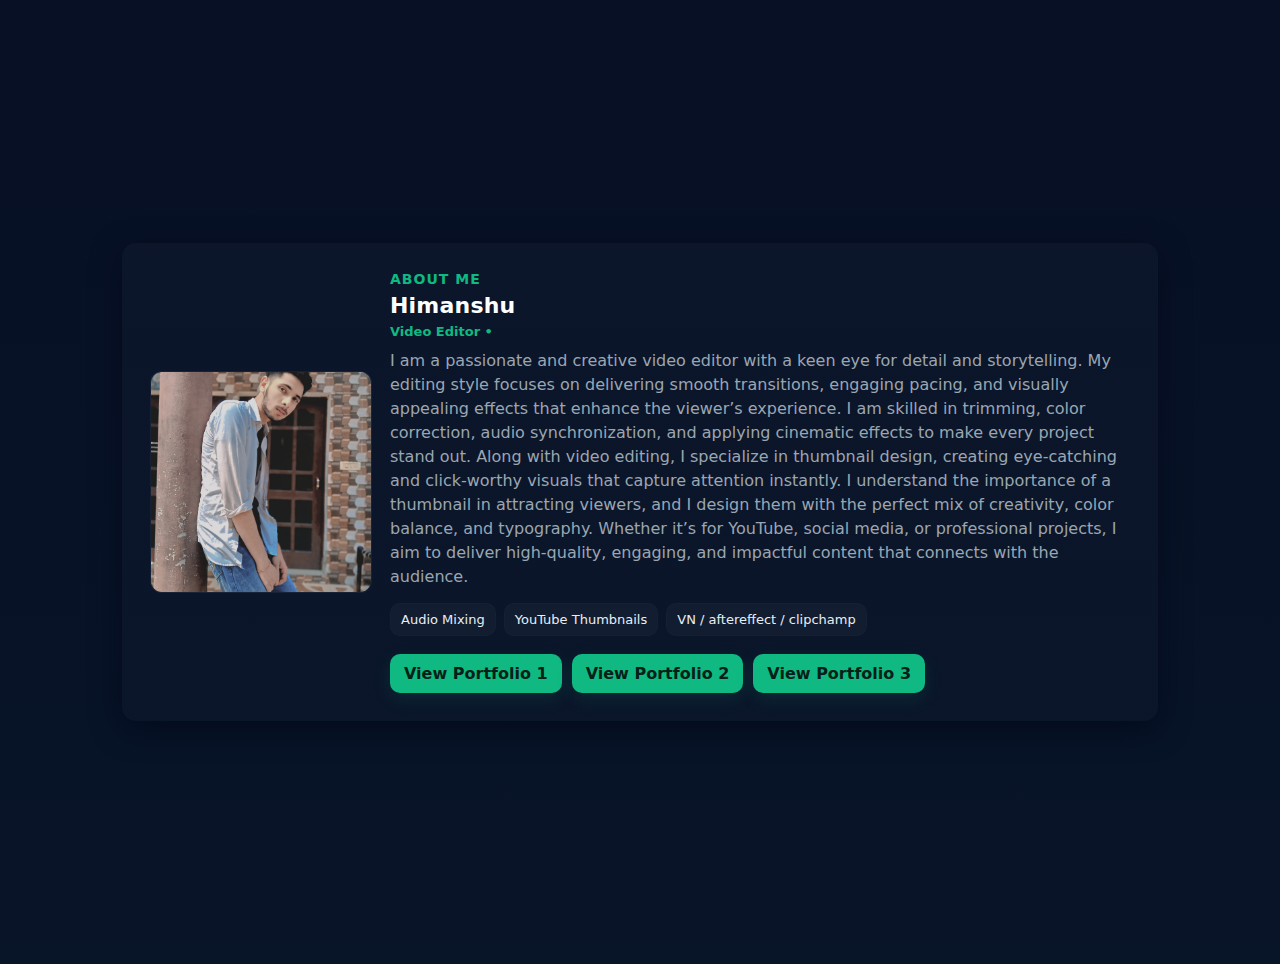
<file: aboutus.html>
<!doctype html>
<html lang="en">

<head>
  <title>About - Himanshu</title>
  <link rel="stylesheet" href= "/about.css">
</head>

<body>
  <article class="about-card" aria-label="About Himanshu - Video editor">
    <div class="avatar" aria-hidden="true">
      <img src="/1744698037241.jpg" alt="Himanshu - profile photo">
    </div>

    <div>
      <header class="header">
        <h2 class="about-header">About Me</h2>
         <h1>Himanshu</h1>
        <div class="role">Video Editor • </div>
      </header>

      <p class="bio">
      I am a passionate and creative video editor with a keen eye for detail and storytelling. My editing style focuses on delivering smooth transitions, engaging pacing, and visually appealing effects that enhance the viewer’s experience. I am skilled in trimming, color correction, audio synchronization, and applying cinematic effects to make every project stand out.

Along with video editing, I specialize in thumbnail design, creating eye-catching and click-worthy visuals that capture attention instantly. I understand the importance of a thumbnail in attracting viewers, and I design them with the perfect mix of creativity, color balance, and typography.

Whether it’s for YouTube, social media, or professional projects, I aim to deliver high-quality, engaging, and impactful content that connects with the audience.
      </p>

      <div class="skills">
        <span class="skill">Audio Mixing</span>
        <span class="skill">YouTube Thumbnails</span>
        <span class="skill">VN / aftereffect / clipchamp </span>
      </div>

      <div class="actions">
        <!-- Update links -->
        <a class="btn" href="https://drive.google.com/file/d/1ZaqU_3yoqh8ZTVi_IVQqw3LAOrZzieZR/view?usp=sharing"
          target="_blank" rel="noopener">View Portfolio 1</a>
        <a class="btn" href="https://drive.google.com/file/d/19Qbcunn_yS44CdldB5W-K4InKAH5Q9AW/view?usp=sharing"
          target="_blank" rel="noopener">View Portfolio 2</a>
           <a class="btn" href="https://drive.google.com/file/d/1KSnO-QWsnJj7BdTyRsGfmIoEx5dqSZht/view?usp=sharing"
          target="_blank" rel="noopener">View Portfolio 3</a>
      </div>
    </div>
  </article>
</body>


</html>
</file>
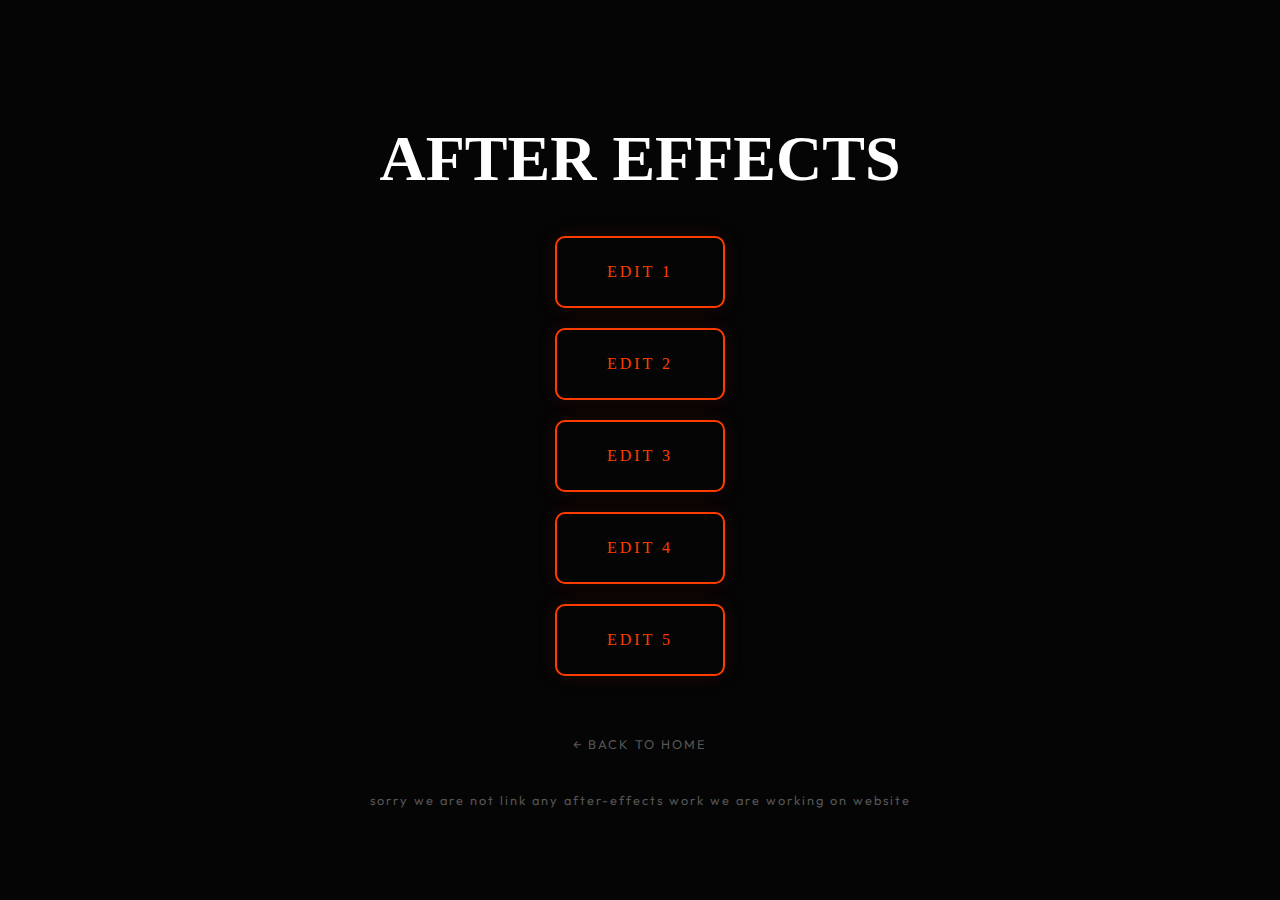
<file: ae.html>
<!DOCTYPE html>
<html lang="en">
<head>
    <meta charset="UTF-8">
    <meta name="viewport" content="width=device-width, initial-scale=1.0">
    <title>HIMANSHU | After Effects Work</title>
    <link href="https://fonts.googleapis.com/css2?family=Syncopate:wght@700&family=Outfit:wght@300;600&display=swap" rel="stylesheet">
    <style>
        :root { --bg: #050505; --accent: #ff3c00; }
        body { background: var(--bg); color: #fff; font-family: 'Outfit', sans-serif; text-align: center; margin: 0; display: flex; align-items: center; justify-content: center; min-height: 100vh; }
        .content { padding: 20px; width: 100%; }
        h1 { font-family: 'Syncopate'; font-size: clamp(2rem, 10vw, 4rem); margin-bottom: 40px; }
        
        /* EPIC BUTTON INSTEAD OF BOX */
        .work-link-btn {
            display: inline-block;
            padding: 25px 50px;
            background: transparent;
            border: 2px solid var(--accent);
            color: var(--accent);
            text-decoration: none;
            font-family: 'Syncopate';
            font-size: 1rem;
            letter-spacing: 3px;
            border-radius: 10px;
            transition: 0.4s;
            box-shadow: 0 0 20px rgba(255, 60, 0, 0.1);
        }
        .work-link-btn:hover {
            background: var(--accent);
            color: #fff;
            box-shadow: 0 0 40px rgba(255, 60, 0, 0.4);
            transform: scale(1.05);
        }
        .back-home { display: block; margin-top: 40px; color: #555; text-decoration: none; font-size: 0.8rem; letter-spacing: 2px; }
    </style>
</head>
<body>
    <div class="content">
        <h1>AFTER EFFECTS</h1>
      <a href="https://drive.google.com/file/d/1YAqx7iAhNWkq7kII5N94cSV_0lyzbnpJ/view?usp=sharing" target="_blank" class="work-link-btn">EDIT 1</a>
          <br>
        <br>
            <a href="https://drive.google.com/file/d/12ajWt5Pc5U9Jp7gECVda_fxdYSNVOpK1/view?usp=sharing" target="_blank" class="work-link-btn">EDIT 2</a>
          <br>
        <br>
            <a href="https://drive.google.com/file/d/15fsOSDL6z2QJYBWARsc9drOC48bugWkY/view?usp=sharing" target="_blank" class="work-link-btn">EDIT 3</a>
          <br>
        <br>
            <a href="https://drive.google.com/file/d/16oJERrWuNHXqhqHB5j8TBqU6w3kX4Pnk/view?usp=sharing" target="_blank" class="work-link-btn">EDIT 4</a>
          <br>
        <br>
         <a href="https://drive.google.com/file/d/1Fh1gkzYqwTqpRAbQG0HuHYxL21rmV-Rn/view?usp=sharing" target="_blank" class="work-link-btn">EDIT 5</a>
          <br>
        <br>
        <a href="index.html" class="back-home">← BACK TO HOME</a>
        <p class="back-home"> sorry we are not link any after-effects work we are working on website </p>
    </div>
</body>
</html>
</file>
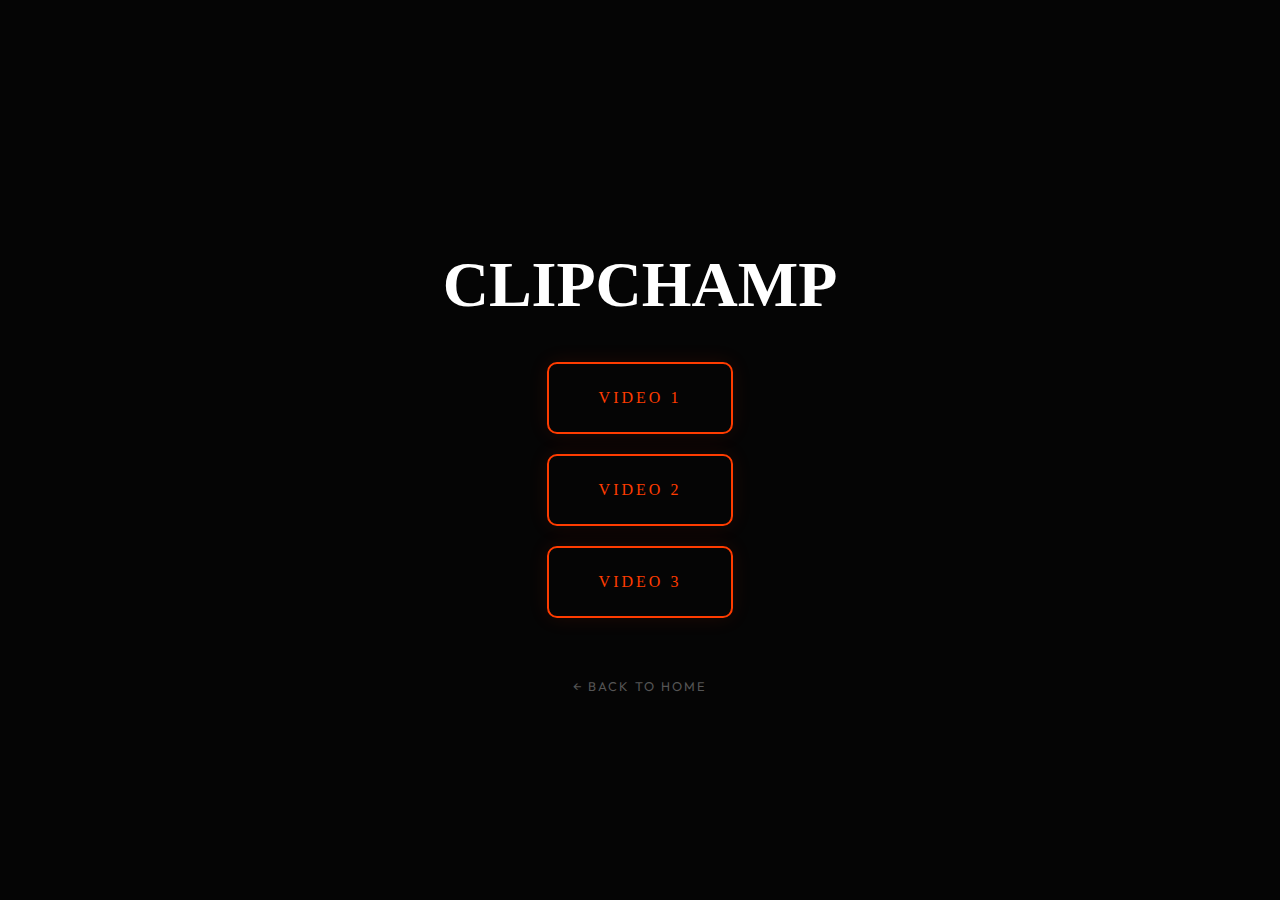
<file: chilpchamp.html>
<!DOCTYPE html>
<html lang="en">
<head>
    <meta charset="UTF-8">
    <meta name="viewport" content="width=device-width, initial-scale=1.0">
    <title>HIMANSHU | CLIPCHAMP WORK</title>
    <link href="https://fonts.googleapis.com/css2?family=Syncopate:wght@700&family=Outfit:wght@300;600&display=swap" rel="stylesheet">
    <style>
        :root { --bg: #050505; --accent: #ff3c00; }
        body { background: var(--bg); color: #fff; font-family: 'Outfit', sans-serif; text-align: center; margin: 0; display: flex; align-items: center; justify-content: center; min-height: 100vh; }
        .content { padding: 20px; width: 100%; }
        h1 { font-family: 'Syncopate'; font-size: clamp(2rem, 10vw, 4rem); margin-bottom: 40px; }
        
        .work-link-btn {
            display: inline-block; padding: 25px 50px; background: transparent;
            border: 2px solid var(--accent); color: var(--accent); text-decoration: none;
            font-family: 'Syncopate'; font-size: 1rem; letter-spacing: 3px;
            border-radius: 10px; transition: 0.4s; box-shadow: 0 0 20px rgba(255, 60, 0, 0.1);
        }
        .work-link-btn:hover { background: var(--accent); color: #fff; box-shadow: 0 0 40px rgba(255, 60, 0, 0.4); transform: scale(1.05); }
        .back-home { display: block; margin-top: 40px; color: #555; text-decoration: none; font-size: 0.8rem; letter-spacing: 2px; }
    </style>
</head>
<body>
    <div class="content">
        <h1>CLIPCHAMP</h1>
        <a href="https://drive.google.com/file/d/19Qbcunn_yS44CdldB5W-K4InKAH5Q9AW/view?usp=sharing" target="_blank" class="work-link-btn">VIDEO 1</a>
        <br>
        <br>
          <a href="https://drive.google.com/file/d/1ZaqU_3yoqh8ZTVi_IVQqw3LAOrZzieZR/view?usp=sharing" target="_blank" class="work-link-btn">VIDEO 2</a>
          <br>
          <br>
            <a href="https://drive.google.com/file/d/17HTjEa9EdF8lrsMUWcUQL2SewZN46U4M/view?usp=sharing" target="_blank" class="work-link-btn">VIDEO 3</a>
            <br>
            <br>      
        <a href="index.html" class="back-home">← BACK TO HOME</a>
    </div>
</body>
</html>
</file>
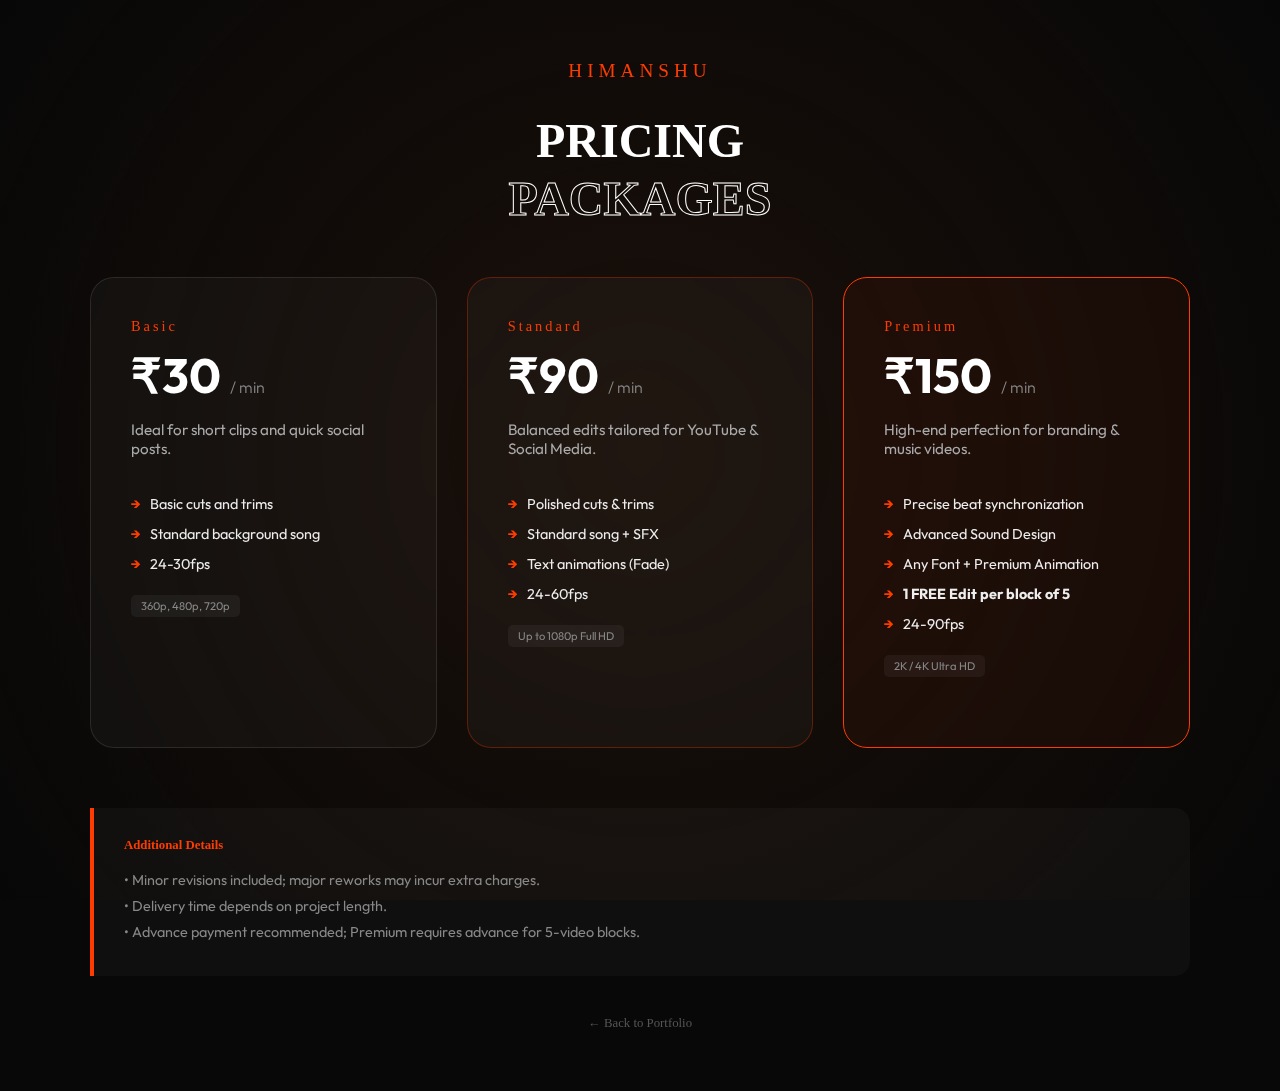
<file: price.html>
<!DOCTYPE html>
<html lang="en">
<head>
    <meta charset="UTF-8">
    <meta name="viewport" content="width=device-width, initial-scale=1.0">
    <title>PRICING | HIMANSHU</title>
    <link href="https://fonts.googleapis.com/css2?family=Syncopate:wght@700&family=Outfit:wght@300;600&display=swap" rel="stylesheet">
    <style>
        :root {
            --bg: #080808;
            --accent: #ff3c00; 
            --glass: rgba(255, 255, 255, 0.03);
            --border: rgba(255, 255, 255, 0.1);
        }

        * { margin: 0; padding: 0; box-sizing: border-box; scroll-behavior: smooth; }
        body { background: var(--bg); color: #fff; font-family: 'Outfit', sans-serif; overflow-x: hidden; }

        .bg-glow {
            position: fixed; top: 0; left: 0; width: 100%; height: 100%;
            background: radial-gradient(circle at 50% 50%, #1a100a 0%, transparent 100%);
            z-index: -1;
        }

        section { min-height: 100vh; display: flex; flex-direction: column; align-items: center; justify-content: center; padding: 60px 20px; }

        .logo { font-family: 'Syncopate'; font-size: 1.2rem; letter-spacing: 5px; margin-bottom: 30px; color: var(--accent); text-align: center; }

        h2 {
            font-family: 'Syncopate'; font-size: clamp(1.5rem, 5vw, 3rem);
            text-align: center; line-height: 1.2; margin-bottom: 50px;
            text-transform: uppercase;
        }

        /* Pricing Grid */
        .pricing-grid {
            display: grid;
            grid-template-columns: repeat(auto-fit, minmax(300px, 1fr));
            gap: 30px;
            width: 100%;
            max-width: 1100px;
        }

        .price-card {
            background: var(--glass);
            border: 1px solid var(--border);
            border-radius: 24px;
            padding: 40px;
            transition: 0.4s;
            display: flex;
            flex-direction: column;
            backdrop-filter: blur(10px);
        }

        .price-card:hover {
            border-color: var(--accent);
            transform: translateY(-10px);
            background: rgba(255, 60, 0, 0.02);
        }

        .package-name {
            font-family: 'Syncopate';
            font-size: 0.9rem;
            color: var(--accent);
            letter-spacing: 3px;
            margin-bottom: 10px;
        }

        .cost {
            font-size: 3rem;
            font-weight: 700;
            margin-bottom: 15px;
        }

        .cost span {
            font-size: 1rem;
            color: #888;
            font-weight: 300;
        }

        .desc {
            color: #aaa;
            font-size: 0.95rem;
            margin-bottom: 25px;
            height: 50px;
        }

        .feature-list {
            list-style: none;
            margin-bottom: 30px;
            flex-grow: 1;
        }

        .feature-list li {
            margin-bottom: 12px;
            font-size: 0.9rem;
            color: #eee;
            display: flex;
            align-items: center;
        }

        .feature-list li::before {
            content: "→";
            color: var(--accent);
            margin-right: 10px;
            font-weight: bold;
        }

        .res-tag {
            font-size: 0.7rem;
            background: rgba(255,255,255,0.05);
            padding: 4px 10px;
            border-radius: 5px;
            margin-top: 10px;
            display: inline-block;
            color: #888;
        }

        /* Footer Info Box */
        .info-panel {
            margin-top: 60px;
            width: 100%;
            max-width: 1100px;
            background: var(--glass);
            border-left: 4px solid var(--accent);
            padding: 30px;
            border-radius: 0 15px 15px 0;
        }

        .info-panel h3 { font-family: 'Syncopate'; font-size: 0.8rem; margin-bottom: 15px; color: var(--accent); }
        .info-panel p { font-size: 0.9rem; color: #888; line-height: 1.8; }

        .back-btn {
            margin-top: 40px;
            color: #555;
            text-decoration: none;
            font-size: 0.8rem;
            font-family: 'Syncopate';
            transition: 0.3s;
        }
        .back-btn:hover { color: var(--accent); }

        @media (max-width: 768px) {
            .pricing-grid { grid-template-columns: 1fr; }
        }
    </style>
</head>
<body>

    <div class="bg-glow"></div>

    <section>
        <div class="logo">HIMANSHU</div>
        <h2>PRICING<br><span style="color: transparent; -webkit-text-stroke: 1px #fff;">PACKAGES</span></h2>

        <div class="pricing-grid">
            <div class="price-card">
                <div class="package-name">Basic</div>
                <div class="cost">₹30 <span>/ min</span></div>
                <p class="desc">Ideal for short clips and quick social posts.</p>
                <ul class="feature-list">
                    <li>Basic cuts and trims</li>
                    <li>Standard background song</li>
                    <li>24-30fps</li>
                    <div class="res-tag">360p, 480p, 720p</div>
                </ul>
            </div>

            <div class="price-card" style="border-color: rgba(255, 60, 0, 0.3);">
                <div class="package-name">Standard</div>
                <div class="cost">₹90 <span>/ min</span></div>
                <p class="desc">Balanced edits tailored for YouTube & Social Media.</p>
                <ul class="feature-list">
                    <li>Polished cuts & trims</li>
                    <li>Standard song + SFX</li>
                    <li>Text animations (Fade)</li>
                    <li>24-60fps</li>
                    <div class="res-tag">Up to 1080p Full HD</div>
                </ul>
            </div>

            <div class="price-card" style="background: rgba(255, 60, 0, 0.05); border-color: var(--accent);">
                <div class="package-name">Premium</div>
                <div class="cost">₹150 <span>/ min</span></div>
                <p class="desc">High-end perfection for branding & music videos.</p>
                <ul class="feature-list">
                    <li>Precise beat synchronization</li>
                    <li>Advanced Sound Design</li>
                    <li>Any Font + Premium Animation</li>
                    <li><strong>1 FREE Edit per block of 5</strong></li>
                    <li>24-90fps</li>
                    <div class="res-tag">2K / 4K Ultra HD</div>
                </ul>
            </div>
        </div>

        <div class="info-panel">
            <h3>Additional Details</h3>
            <p>
                • Minor revisions included; major reworks may incur extra charges.<br>
                • Delivery time depends on project length.<br>
                • Advance payment recommended; Premium requires advance for 5-video blocks.
            </p>
        </div>

        <a href="index.html" class="back-btn">← Back to Portfolio</a>
    </section>

</body>
</html>
</file>
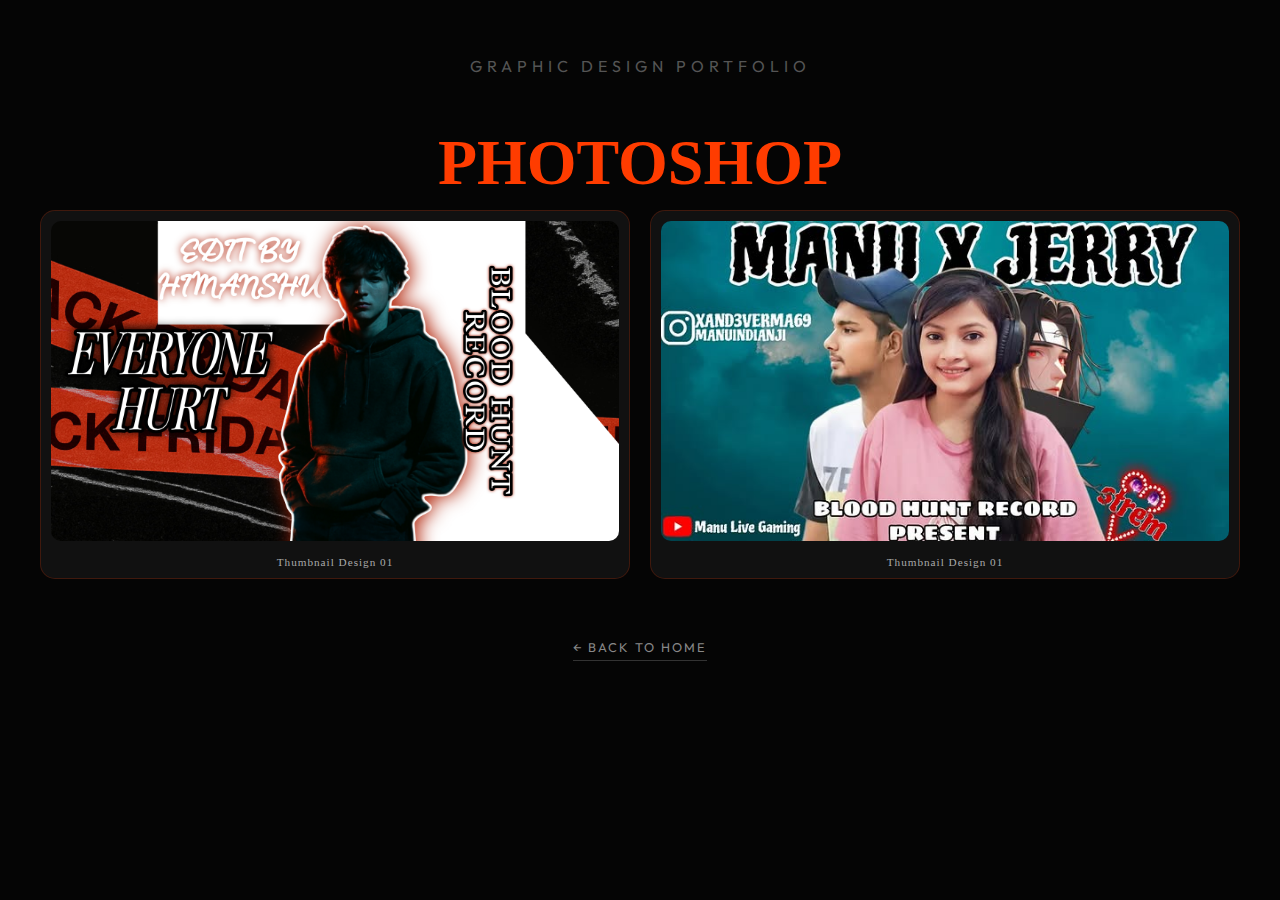
<file: ps.html>
<!DOCTYPE html>
<html lang="en">
<head>
    <meta charset="UTF-8">
    <meta name="viewport" content="width=device-width, initial-scale=1.0">
    <title>HIMANSHU | Photoshop Designs</title>
    <link href="https://fonts.googleapis.com/css2?family=Syncopate:wght@700&family=Outfit:wght@300;600&display=swap" rel="stylesheet">
    <style>
        :root { --bg: #050505; --accent: #ff3c00; --border: rgba(255, 60, 0, 0.2); }
        body { background: var(--bg); color: #fff; font-family: 'Outfit', sans-serif; text-align: center; margin: 0; padding: 40px 20px; }
        
        h1 { font-family: 'Syncopate'; font-size: clamp(2rem, 8vw, 4rem); margin-bottom: 10px; color: var(--accent); }
        .sub-tag { letter-spacing: 5px; color: #555; text-transform: uppercase; margin-bottom: 50px; display: block; }

        /* GALLERY GRID */
        .gallery {
            display: grid;
            grid-template-columns: repeat(auto-fit, minmax(300px, 1fr));
            gap: 20px;
            max-width: 1200px;
            margin: 0 auto;
        }

        .img-card {
            background: #111;
            border: 1px solid var(--border);
            border-radius: 15px;
            padding: 10px;
            transition: 0.4s;
            overflow: hidden;
        }

        .img-card:hover {
            border-color: var(--accent);
            transform: translateY(-5px);
            box-shadow: 0 10px 30px rgba(255, 60, 0, 0.2);
        }

        .img-card img {
            width: 100%;
            height: auto;
            border-radius: 10px;
            display: block;
        }

        .img-title {
            margin-top: 15px;
            font-family: 'Syncopate';
            font-size: 0.7rem;
            letter-spacing: 1px;
            color: #aaa;
        }

        .back-home { display: inline-block; margin-top: 60px; color: #888; text-decoration: none; font-size: 0.8rem; letter-spacing: 2px; border-bottom: 1px solid #333; padding-bottom: 5px; }
        .back-home:hover { color: var(--accent); border-color: var(--accent); }
    </style>
</head>
<body>

    <p class="sub-tag">Graphic Design Portfolio</p>
    <h1>PHOTOSHOP</h1>

    <div class="gallery">
        
        <div class="img-card">
            <img src="ps01.png" alt="Design 1">
            <div class="img-title">Thumbnail Design 01</div>
        </div>

        <div class="img-card">
            <img src="ps02.jpg" alt="Design 2">
            <div class="img-title">Thumbnail Design 01</div>
        </div>
    </div>

    <a href="index.html" class="back-home">← BACK TO HOME</a>

</body>
</html>
</file>
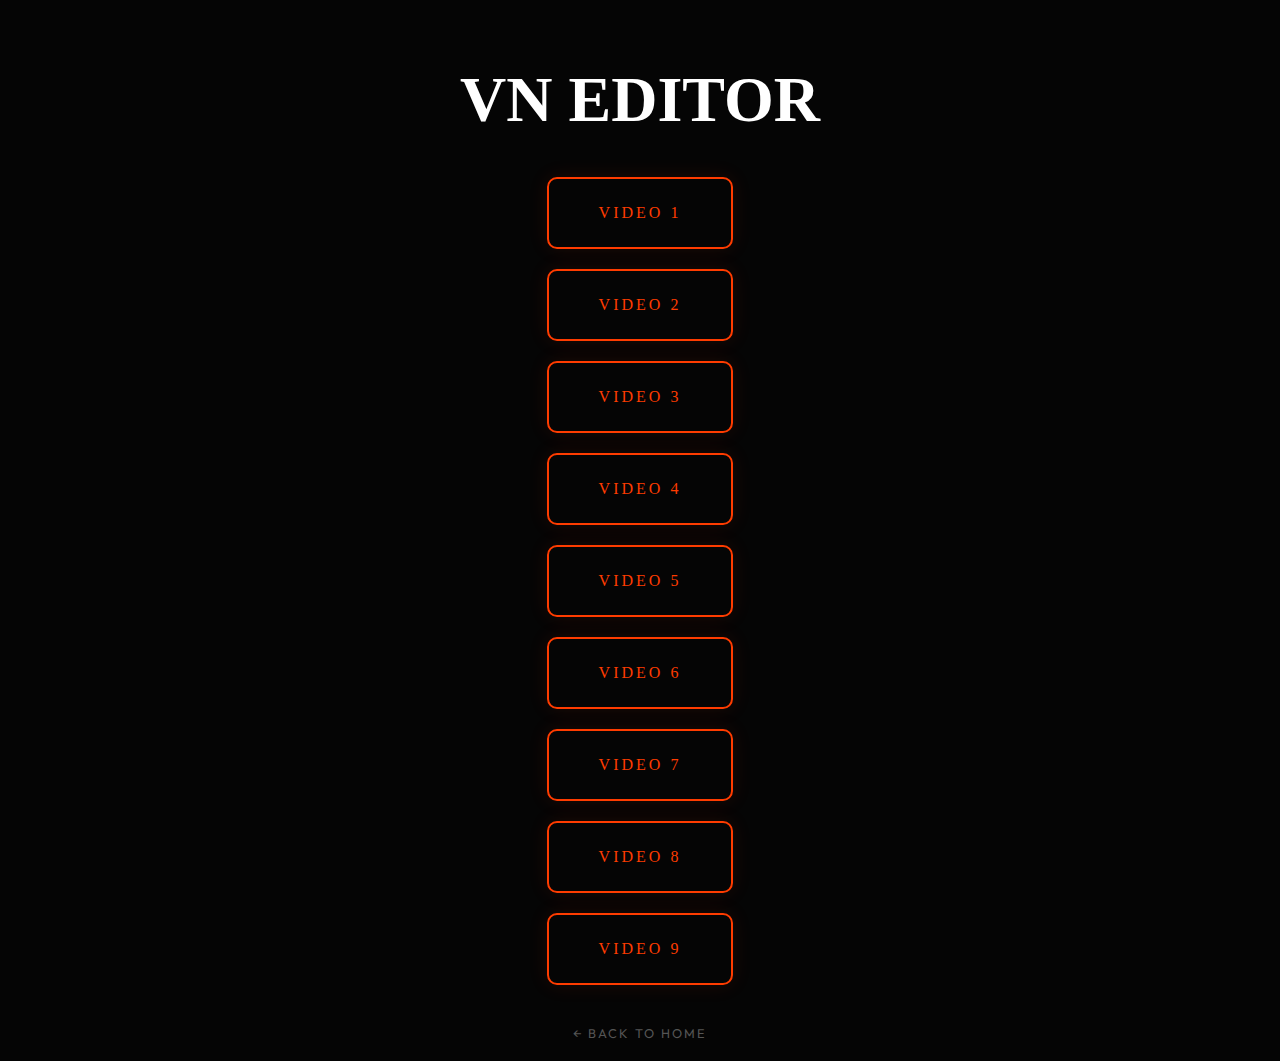
<file: vn.html>
<!DOCTYPE html>
<html lang="en">
<head>
    <meta charset="UTF-8">
    <meta name="viewport" content="width=device-width, initial-scale=1.0">
    <title>HIMANSHU | VN Work</title>
    <link href="https://fonts.googleapis.com/css2?family=Syncopate:wght@700&family=Outfit:wght@300;600&display=swap" rel="stylesheet">
    <style>
        :root { --bg: #050505; --accent: #ff3c00; }
        body { background: var(--bg); color: #fff; font-family: 'Outfit', sans-serif; text-align: center; margin: 0; display: flex; align-items: center; justify-content: center; min-height: 100vh; }
        .content { padding: 20px; width: 100%; }
        h1 { font-family: 'Syncopate'; font-size: clamp(2rem, 10vw, 4rem); margin-bottom: 40px; }
        
        .work-link-btn {
            display: inline-block; padding: 25px 50px; background: transparent;
            border: 2px solid var(--accent); color: var(--accent); text-decoration: none;
            font-family: 'Syncopate'; font-size: 1rem; letter-spacing: 3px;
            border-radius: 10px; transition: 0.4s; box-shadow: 0 0 20px rgba(255, 60, 0, 0.1);
        }
        .work-link-btn:hover { background: var(--accent); color: #fff; box-shadow: 0 0 40px rgba(255, 60, 0, 0.4); transform: scale(1.05); }
        .back-home { display: block; margin-top: 40px; color: #555; text-decoration: none; font-size: 0.8rem; letter-spacing: 2px; }
    </style>
</head>
<body>
    <div class="content">
        <h1>VN EDITOR</h1>
        <a href="https://drive.google.com/file/d/1R1hoV4WUFN1p1IBtJryT9yIIJC_Psgjd/view?usp=sharing" target="_blank" class="work-link-btn">VIDEO 1</a>
        <br>
        <br>
          <a href="https://drive.google.com/file/d/1hpsnx8ArEn8m9oWMB6rbM6WOKigEnycw/view?usp=drive_link" target="_blank" class="work-link-btn">VIDEO 2</a>
          <br>
          <br>
            <a href="https://drive.google.com/file/d/11iHeNK1vgVPoOUtNuJNjWx9J6-F8768m/view?usp=sharing" target="_blank" class="work-link-btn">VIDEO 3</a>
            <br>
            <br>
              <a href="https://drive.google.com/file/d/1MHtHQ7z0vD7v9F6GKivWpnaELM5yvkz2/view?usp=sharing" target="_blank" class="work-link-btn">VIDEO 4</a>
              <br>
              <br>
                <a href="https://drive.google.com/file/d/1KKGiyfb-QfVTN6wI5I6X3ebobUi_Wowa/view?usp=sharing" target="_blank" class="work-link-btn">VIDEO 5</a>
                <br>
                <br>
                 <a href="https://drive.google.com/file/d/1KSnO-QWsnJj7BdTyRsGfmIoEx5dqSZht/view?usp=sharing" target="_blank" class="work-link-btn">VIDEO 6</a>
                <br>
                <br>
                   <a href="https://youtu.be/hVkI9LImSSI?si=pGj6cLy3thSBFR5w" target="_blank" class="work-link-btn">VIDEO 7</a>
                <br>
                <br>
                  <a href="https://youtu.be/qNyA2GJuzII?si=L9FGZALdLpmldI8S" target="_blank" class="work-link-btn">VIDEO 8</a>
                <br>
                <br>
                    <a href="https://youtu.be/iZRWflSEMsw?si=lZ_JdmxACDUrCYVY" target="_blank" class="work-link-btn">VIDEO 9</a>
                
        <a href="index.html" class="back-home">← BACK TO HOME</a>
    </div>
</body>
</html>
</file>
<file: about.css>
:root{
  --bg:#0f1724;
  --card:#0b1220;
  --accent:#10b981;
  --muted:#9aa6b2;
  --text:#e6eef6;
  --radius:14px;
  font-family: Inter, system-ui, -apple-system, "Segoe UI", Roboto, "Helvetica Neue", Arial;
}

body{
  margin:0;
  min-height:100vh;
  display:flex;
  align-items:center;
  justify-content:center;
  background:linear-gradient(180deg,#071025 0%, #081428 100%);
  color:var(--text);
  padding:32px;
}

.about-card{
  width:100%;
  max-width:980px;
  background:linear-gradient(180deg, rgba(255,255,255,0.02), rgba(255,255,255,0.01));
  border-radius:var(--radius);
  box-shadow: 0 8px 30px rgba(2,6,23,0.6);
  padding:28px;
  display:grid;
  grid-template-columns: 220px 1fr;
  gap:20px;
  align-items:center;
}

.avatar{
  width:220px;
  height:220px;
  border-radius:12px;
  background:linear-gradient(135deg, rgba(255,255,255,0.03), rgba(255,255,255,0.01));
  display:flex;
  align-items:center;
  justify-content:center;
  overflow:hidden;
  border: 1px solid rgba(255,255,255,0.04);
}

.avatar img{
  width:100%;
  height:100%;
  object-fit:cover;
  display:block;
}

.header{
  display:flex;
  flex-direction:column;
  gap:6px;
}

.about-header{
  font-size:14px;
  font-weight:600;
  color:var(--accent);
  letter-spacing:1px;
  text-transform:uppercase;
  margin:0;
}

h1{
  margin:0;
  font-size:22px;
  letter-spacing:0.2px;
  color: #fff ;
}
.role{
  margin:0;
  color:var(--accent);
  font-weight:600;
  font-size:13px;
}
p.bio{
  margin:10px 0 0 0;
  color:var(--muted);
  line-height:1.5;
}

.skills{
  margin-top:14px;
  display:flex;
  gap:8px;
  flex-wrap:wrap;
}
.skill{
  background:rgba(255,255,255,0.03);
  padding:8px 10px;
  border-radius:10px;
  font-size:13px;
  color:var(--text);
  border:1px solid rgba(255,255,255,0.02);
}

.actions{
  margin-top:18px;
  display:flex;
  gap:10px;
  flex-wrap:wrap;
}
.btn{
  padding:10px 14px;
  border-radius:10px;
  background:var(--accent);
  color:#052018;
  font-weight:600;
  text-decoration:none;
  display:inline-block;
  box-shadow: 0 6px 18px rgba(16,185,129,0.12);
}
.btn.ghost{
  background:transparent;
  border:1px solid rgba(255,255,255,0.06);
  color:var(--text);
  box-shadow:none;
}

@media (max-width:720px){
  .about-card{
    grid-template-columns: 1fr;
    padding:18px;
  }
  .avatar{ width:140px; height:140px; margin:0 auto; }
  .header{ align-items:center; text-align:center; }
}
</file>
